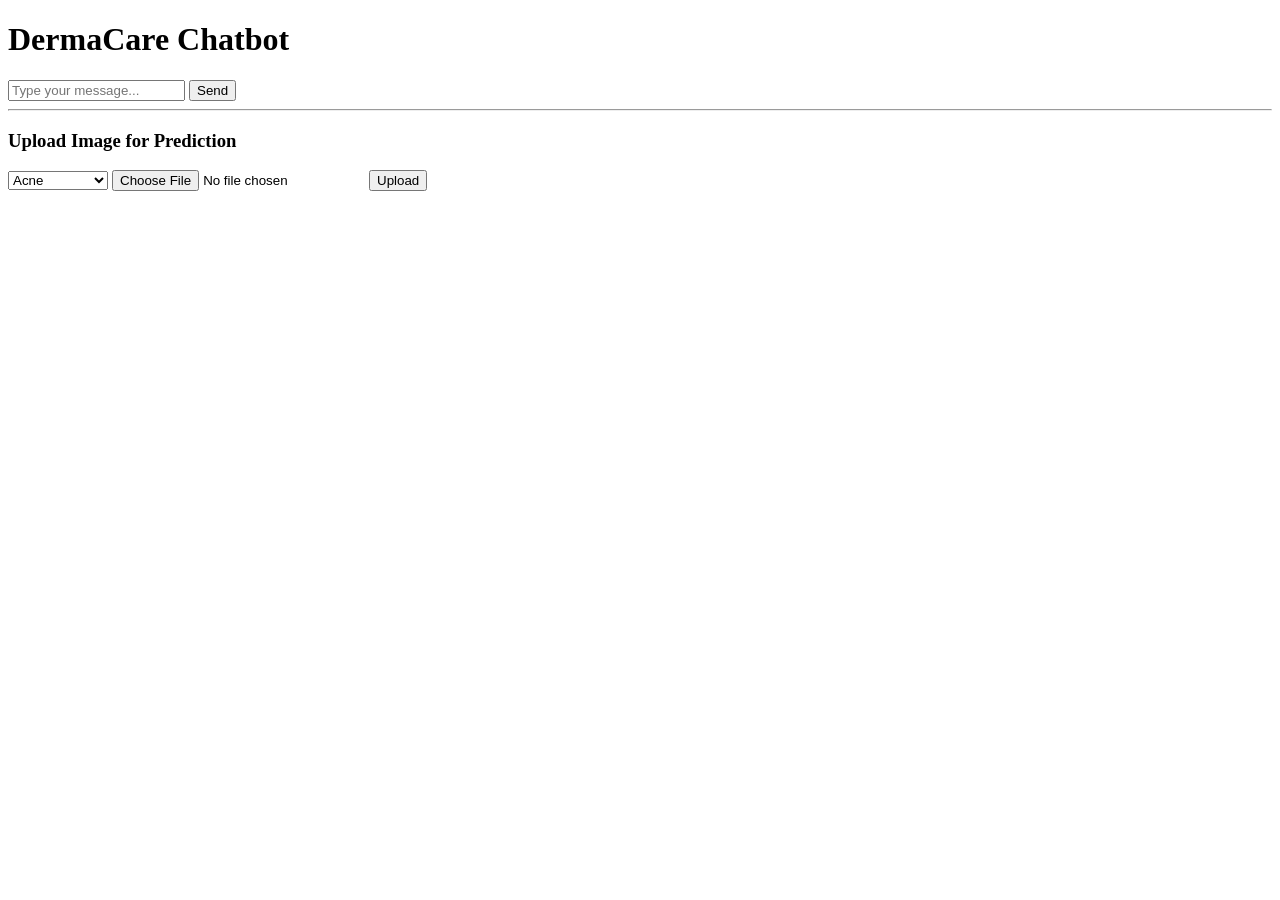
<file: templates/index.html>
<!DOCTYPE html>
<html>
<head>
    <title>DermaCare Chatbot</title>
</head>
<body>

<h1>DermaCare Chatbot</h1>

<!-- Chat section -->
<div id="chatbox"></div>
<input id="user_input" type="text" placeholder="Type your message..." />
<button onclick="sendMessage()">Send</button>

<hr>

<!-- Upload section -->
<h3>Upload Image for Prediction</h3>
<select id="model_type">
    <option value="acne">Acne</option>
    <option value="pigmentation">Pigmentation</option>
    <option value="melanoma">Melanoma</option>
</select>

<input type="file" id="image_file" />
<button onclick="uploadImage()">Upload</button>

<div id="prediction"></div>

<script>
function sendMessage() {
    let msg = document.getElementById("user_input").value;

    fetch("/chat", {
        method: "POST",
        body: new URLSearchParams({ message: msg })
    })
    .then(res => res.json())
    .then(data => {
        document.getElementById("chatbox").innerHTML += "<p><b>You:</b> " + msg + "</p>";
        document.getElementById("chatbox").innerHTML += "<p><b>Bot:</b> " + data.reply + "</p>";
    });
}

function uploadImage() {
    let file = document.getElementById("image_file").files[0];
    let type = document.getElementById("model_type").value;

    let formData = new FormData();
    formData.append("image", file);
    formData.append("type", type);

    fetch("/upload", {
        method: "POST",
        body: formData
    })
    .then(res => res.json())
    .then(data => {
        document.getElementById("prediction").innerHTML = "<h3>Prediction: " + data.result + "</h3>";
    });
}
</script>

</body>
</html>
</file>
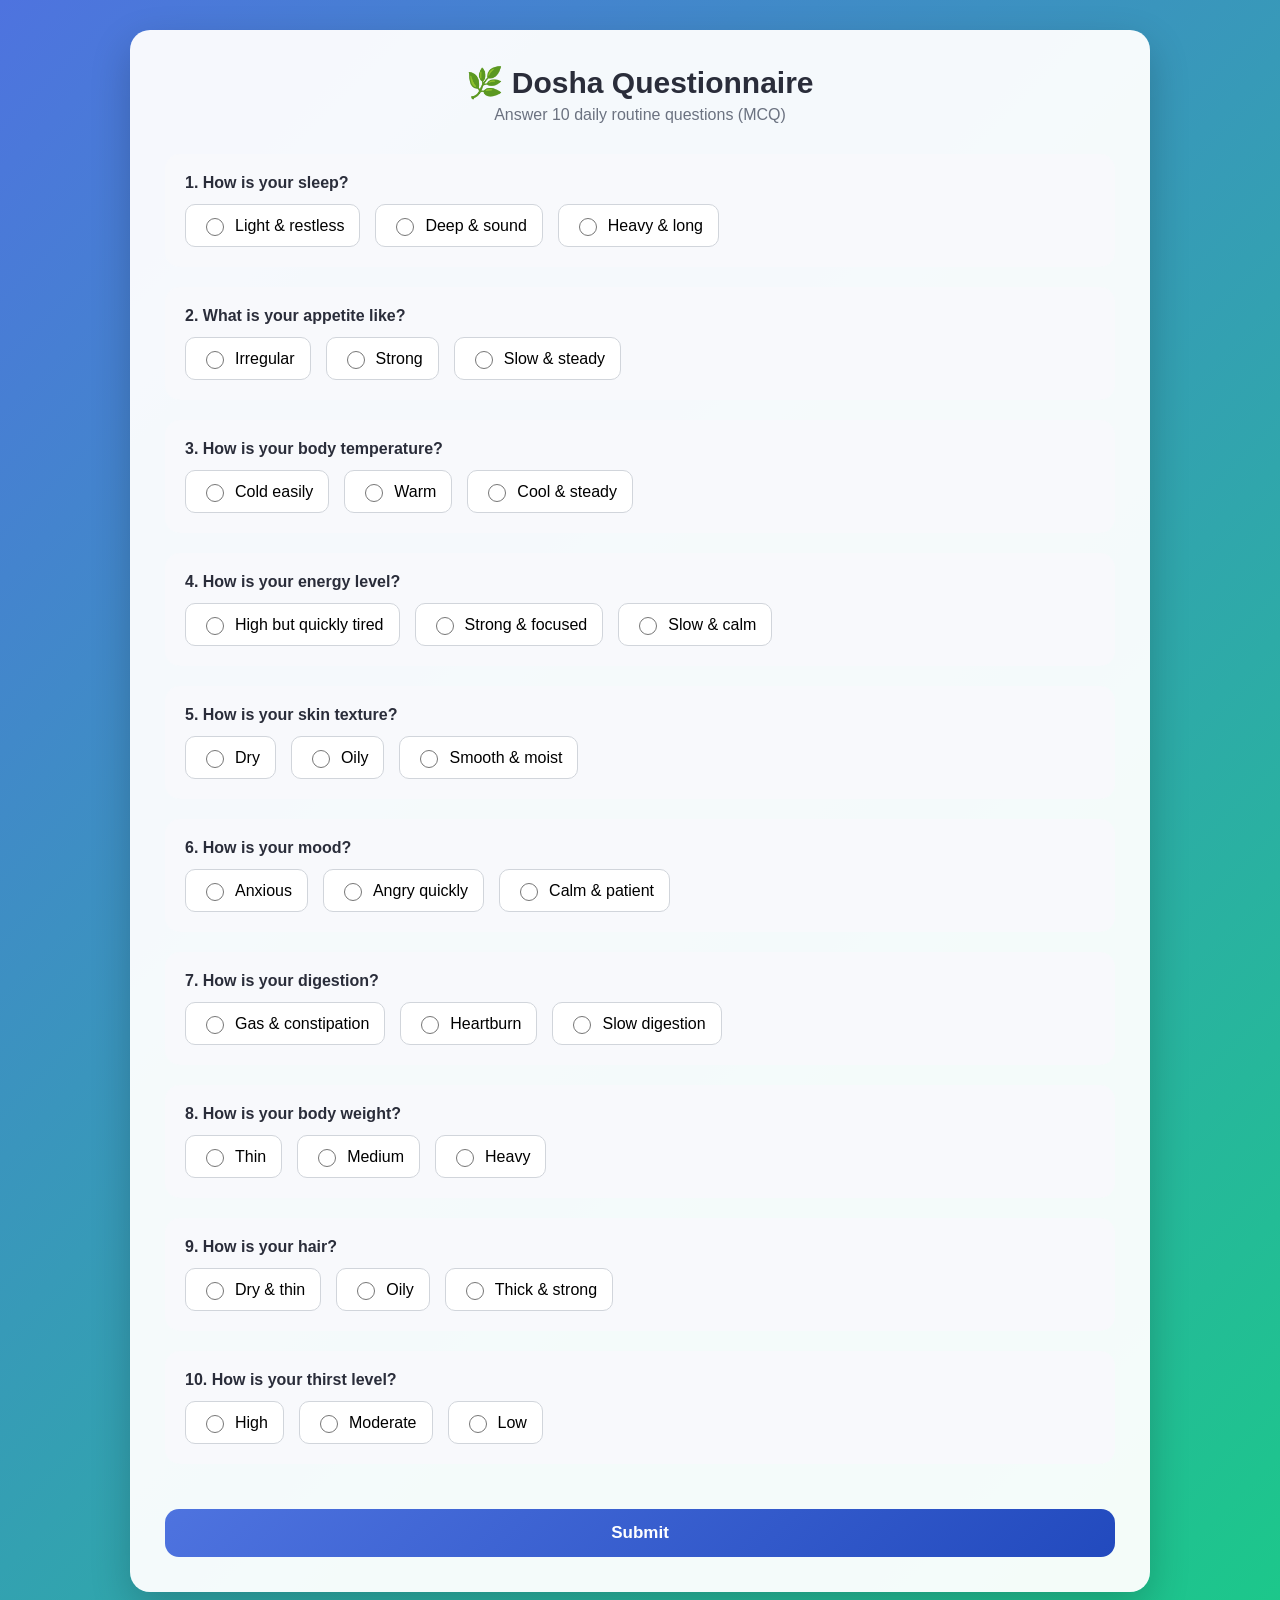
<file: templates/dosha_form.html>
<!DOCTYPE html>
<html>
<head>
    <title>DermaCare - Dosha</title>
    <meta name="viewport" content="width=device-width, initial-scale=1.0">

    <style>
        body {
            font-family: 'Segoe UI', Tahoma, sans-serif;
            margin: 0;
            background: linear-gradient(135deg, #4e73df, #1cc88a);
            padding: 30px 15px;
        }

        .container {
            width: 90%;
            max-width: 950px;
            margin: auto;
            background: rgba(255,255,255,0.95);
            border-radius: 20px;
            padding: 35px;
            box-shadow: 0 15px 40px rgba(0,0,0,0.2);
        }

        .title {
            font-size: 30px;
            font-weight: 700;
            margin-bottom: 6px;
            color: #2a2d3a;
            text-align: center;
        }

        .subtitle {
            color: #6b7280;
            margin-bottom: 30px;
            text-align: center;
        }

        .question {
            margin-bottom: 20px;
            padding: 20px;
            border-radius: 15px;
            background: #f8f9fc;
            transition: 0.3s ease;
        }

        .question:hover {
            transform: translateY(-3px);
            box-shadow: 0 10px 20px rgba(0,0,0,0.1);
        }

        .question-title {
            font-weight: 700;
            color: #2a2d3a;
            margin-bottom: 12px;
        }

        .options {
            display: flex;
            flex-wrap: wrap;
            gap: 15px;
        }

        .option {
            display: flex;
            align-items: center;
            gap: 8px;
            background: white;
            padding: 10px 15px;
            border-radius: 10px;
            border: 1px solid #d1d5db;
            cursor: pointer;
            transition: 0.2s ease;
        }

        .option:hover {
            background: #e3e6f0;
        }

        input[type="radio"] {
            width: 18px;
            height: 18px;
        }

        .btn {
            width: 100%;
            padding: 14px;
            margin-top: 25px;
            border: none;
            border-radius: 14px;
            background: linear-gradient(135deg, #4e73df, #224abe);
            color: white;
            font-weight: 700;
            font-size: 17px;
            cursor: pointer;
            transition: 0.3s ease;
        }

        .btn:hover {
            background: linear-gradient(135deg, #224abe, #1a3c9c);
            transform: scale(1.02);
        }

        @media (max-width: 600px) {
            .options {
                flex-direction: column;
            }
        }
    </style>
</head>

<body>
    <div class="container">
        <div class="title">🌿 Dosha Questionnaire</div>
        <div class="subtitle">Answer 10 daily routine questions (MCQ)</div>

        <form method="POST">

            <!-- Question 1 -->
            <div class="question">
                <div class="question-title">1. How is your sleep?</div>
                <div class="options">
                    <label class="option"><input type="radio" name="q1" value="vatham" required> Light & restless</label>
                    <label class="option"><input type="radio" name="q1" value="pitham"> Deep & sound</label>
                    <label class="option"><input type="radio" name="q1" value="kabam"> Heavy & long</label>
                </div>
            </div>

            <!-- Question 2 -->
            <div class="question">
                <div class="question-title">2. What is your appetite like?</div>
                <div class="options">
                    <label class="option"><input type="radio" name="q2" value="vatham" required> Irregular</label>
                    <label class="option"><input type="radio" name="q2" value="pitham"> Strong</label>
                    <label class="option"><input type="radio" name="q2" value="kabam"> Slow & steady</label>
                </div>
            </div>

            <!-- Question 3 -->
            <div class="question">
                <div class="question-title">3. How is your body temperature?</div>
                <div class="options">
                    <label class="option"><input type="radio" name="q3" value="vatham" required> Cold easily</label>
                    <label class="option"><input type="radio" name="q3" value="pitham"> Warm</label>
                    <label class="option"><input type="radio" name="q3" value="kabam"> Cool & steady</label>
                </div>
            </div>

            <!-- Question 4 -->
            <div class="question">
                <div class="question-title">4. How is your energy level?</div>
                <div class="options">
                    <label class="option"><input type="radio" name="q4" value="vatham" required> High but quickly tired</label>
                    <label class="option"><input type="radio" name="q4" value="pitham"> Strong & focused</label>
                    <label class="option"><input type="radio" name="q4" value="kabam"> Slow & calm</label>
                </div>
            </div>

            <!-- Question 5 -->
            <div class="question">
                <div class="question-title">5. How is your skin texture?</div>
                <div class="options">
                    <label class="option"><input type="radio" name="q5" value="vatham" required> Dry</label>
                    <label class="option"><input type="radio" name="q5" value="pitham"> Oily</label>
                    <label class="option"><input type="radio" name="q5" value="kabam"> Smooth & moist</label>
                </div>
            </div>

            <!-- Question 6 -->
            <div class="question">
                <div class="question-title">6. How is your mood?</div>
                <div class="options">
                    <label class="option"><input type="radio" name="q6" value="vatham" required> Anxious</label>
                    <label class="option"><input type="radio" name="q6" value="pitham"> Angry quickly</label>
                    <label class="option"><input type="radio" name="q6" value="kabam"> Calm & patient</label>
                </div>
            </div>

            <!-- Question 7 -->
            <div class="question">
                <div class="question-title">7. How is your digestion?</div>
                <div class="options">
                    <label class="option"><input type="radio" name="q7" value="vatham" required> Gas & constipation</label>
                    <label class="option"><input type="radio" name="q7" value="pitham"> Heartburn</label>
                    <label class="option"><input type="radio" name="q7" value="kabam"> Slow digestion</label>
                </div>
            </div>

            <!-- Question 8 -->
            <div class="question">
                <div class="question-title">8. How is your body weight?</div>
                <div class="options">
                    <label class="option"><input type="radio" name="q8" value="vatham" required> Thin</label>
                    <label class="option"><input type="radio" name="q8" value="pitham"> Medium</label>
                    <label class="option"><input type="radio" name="q8" value="kabam"> Heavy</label>
                </div>
            </div>

            <!-- Question 9 -->
            <div class="question">
                <div class="question-title">9. How is your hair?</div>
                <div class="options">
                    <label class="option"><input type="radio" name="q9" value="vatham" required> Dry & thin</label>
                    <label class="option"><input type="radio" name="q9" value="pitham"> Oily</label>
                    <label class="option"><input type="radio" name="q9" value="kabam"> Thick & strong</label>
                </div>
            </div>

            <!-- Question 10 -->
            <div class="question">
                <div class="question-title">10. How is your thirst level?</div>
                <div class="options">
                    <label class="option"><input type="radio" name="q10" value="vatham" required> High</label>
                    <label class="option"><input type="radio" name="q10" value="pitham"> Moderate</label>
                    <label class="option"><input type="radio" name="q10" value="kabam"> Low</label>
                </div>
            </div>

            <button class="btn" type="submit">Submit</button>

        </form>
    </div>
</body>
</html>
</file>
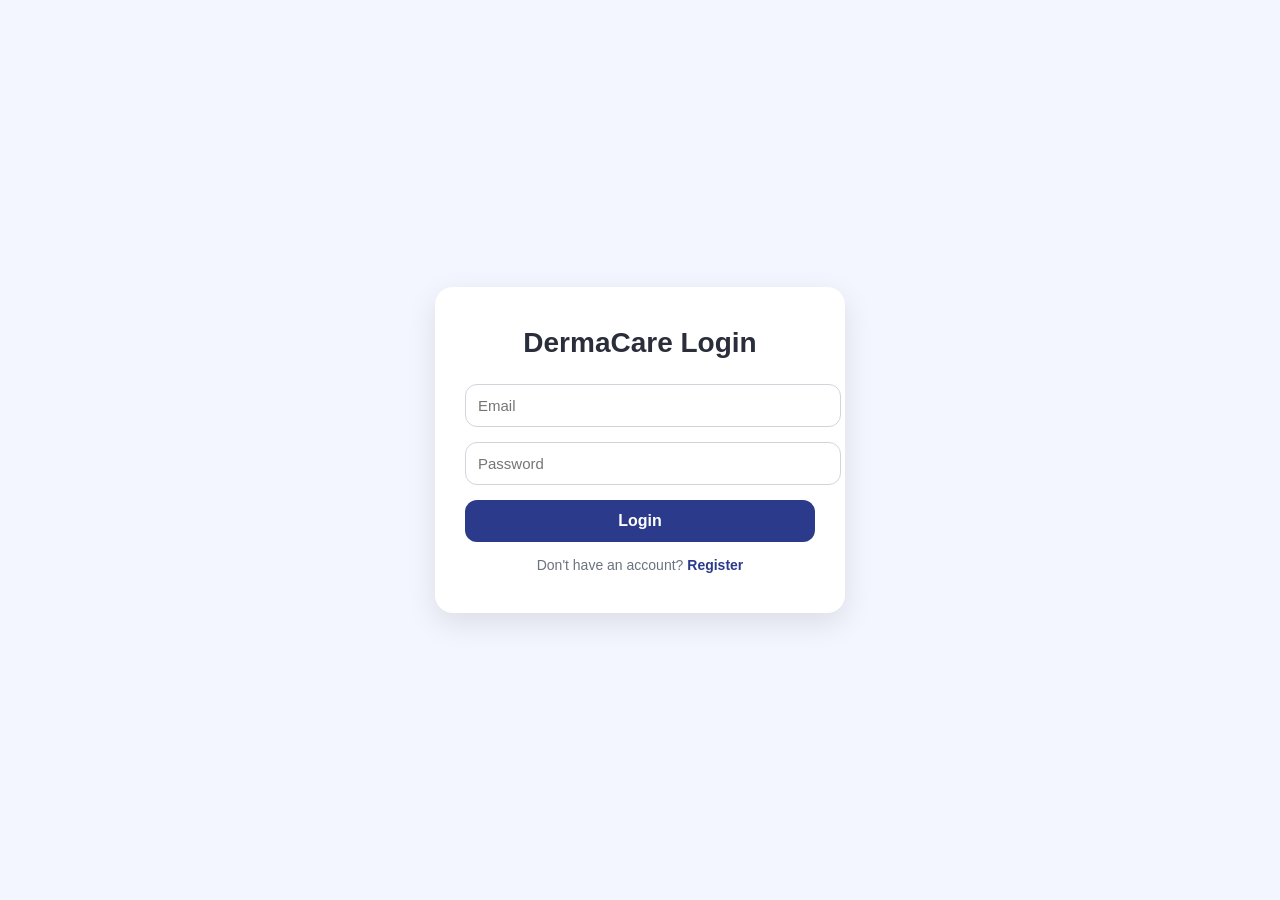
<file: templates/login.html>
<!DOCTYPE html>
<html>
<head>
    <title>DermaCare - Login</title>
    <style>
        body {
            font-family: 'Segoe UI', Tahoma, Geneva, Verdana, sans-serif;
            background: #f3f6ff;
            margin: 0;
            height: 100vh;
            display: flex;
            justify-content: center;
            align-items: center;
        }
        .container {
            width: 350px;
            background: white;
            border-radius: 18px;
            padding: 40px 30px;
            box-shadow: 0 10px 30px rgba(0,0,0,0.1);
            text-align: center;
        }
        .title {
            font-size: 28px;
            font-weight: 700;
            margin-bottom: 25px;
            color: #2a2d3a;
        }
        input[type="email"], input[type="password"] {
            width: 100%;
            padding: 12px;
            margin-bottom: 15px;
            border: 1px solid #d1d5db;
            border-radius: 12px;
            font-size: 15px;
        }
        button {
            width: 100%;
            padding: 12px;
            border: none;
            border-radius: 12px;
            background: #2b3a8a;
            color: white;
            font-weight: 700;
            cursor: pointer;
            font-size: 16px;
        }
        .register-link {
            text-align: center;
            margin-top: 15px;
            color: #6b7280;
            font-size: 14px;
        }
        .register-link a {
            color: #2b3a8a;
            font-weight: 700;
            text-decoration: none;
        }
    </style>
</head>
<body>
    <div class="container">
        <div class="title">DermaCare Login</div>
        <form method="POST">
            <input type="email" name="email" placeholder="Email" required>
            <input type="password" name="password" placeholder="Password" required>
            <button type="submit">Login</button>
        </form>
        <div class="register-link">
            Don't have an account? <a href="/register">Register</a>
        </div>
    </div>
</body>
</html>
</file>
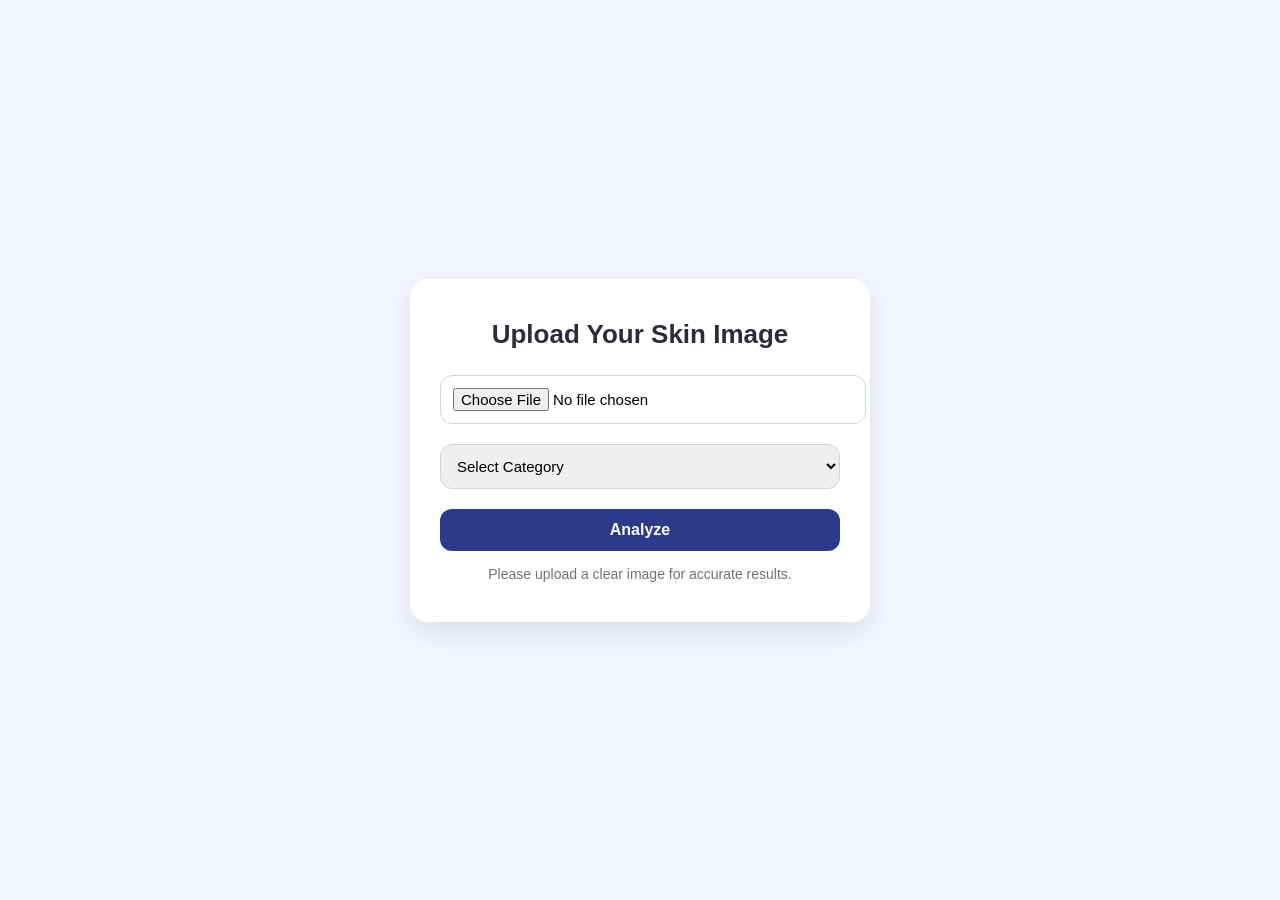
<file: templates/upload.html>
<!DOCTYPE html>
<html>
<head>
    <title>DermaCare - Upload Image</title>
    <style>
        body {
            font-family: 'Segoe UI', Tahoma, Geneva, Verdana, sans-serif;
            background: #f3f6ff;
            margin: 0;
            height: 100vh;
            display: flex;
            justify-content: center;
            align-items: center;
        }
        .container {
            width: 400px;
            background: white;
            border-radius: 18px;
            padding: 40px 30px;
            box-shadow: 0 10px 30px rgba(0,0,0,0.1);
            text-align: center;
        }
        .title {
            font-size: 26px;
            font-weight: 700;
            margin-bottom: 25px;
            color: #2a2d3a;
        }
        select, input[type="file"] {
            width: 100%;
            padding: 12px;
            margin-bottom: 20px;
            border: 1px solid #d1d5db;
            border-radius: 12px;
            font-size: 15px;
        }
        button {
            width: 100%;
            padding: 12px;
            border: none;
            border-radius: 12px;
            background: #2b3a8a;
            color: white;
            font-weight: 700;
            cursor: pointer;
            font-size: 16px;
        }
        .note {
            margin-top: 15px;
            color: #6b7280;
            font-size: 14px;
        }
    </style>
</head>
<body>
    <div class="container">
        <div class="title">Upload Your Skin Image</div>
        <form method="POST" enctype="multipart/form-data">
            <input type="file" name="image" accept="image/*" required>
            <select name="category" required>
                <option value="" disabled selected>Select Category</option>
                <option value="acne">Acne</option>
                <option value="pigmentation">Pigmentation</option>
                <option value="melanoma">Melanoma</option>
            </select>
            <button type="submit">Analyze</button>
        </form>
        <div class="note">Please upload a clear image for accurate results.</div>
    </div>
</body>
</html>
</file>
